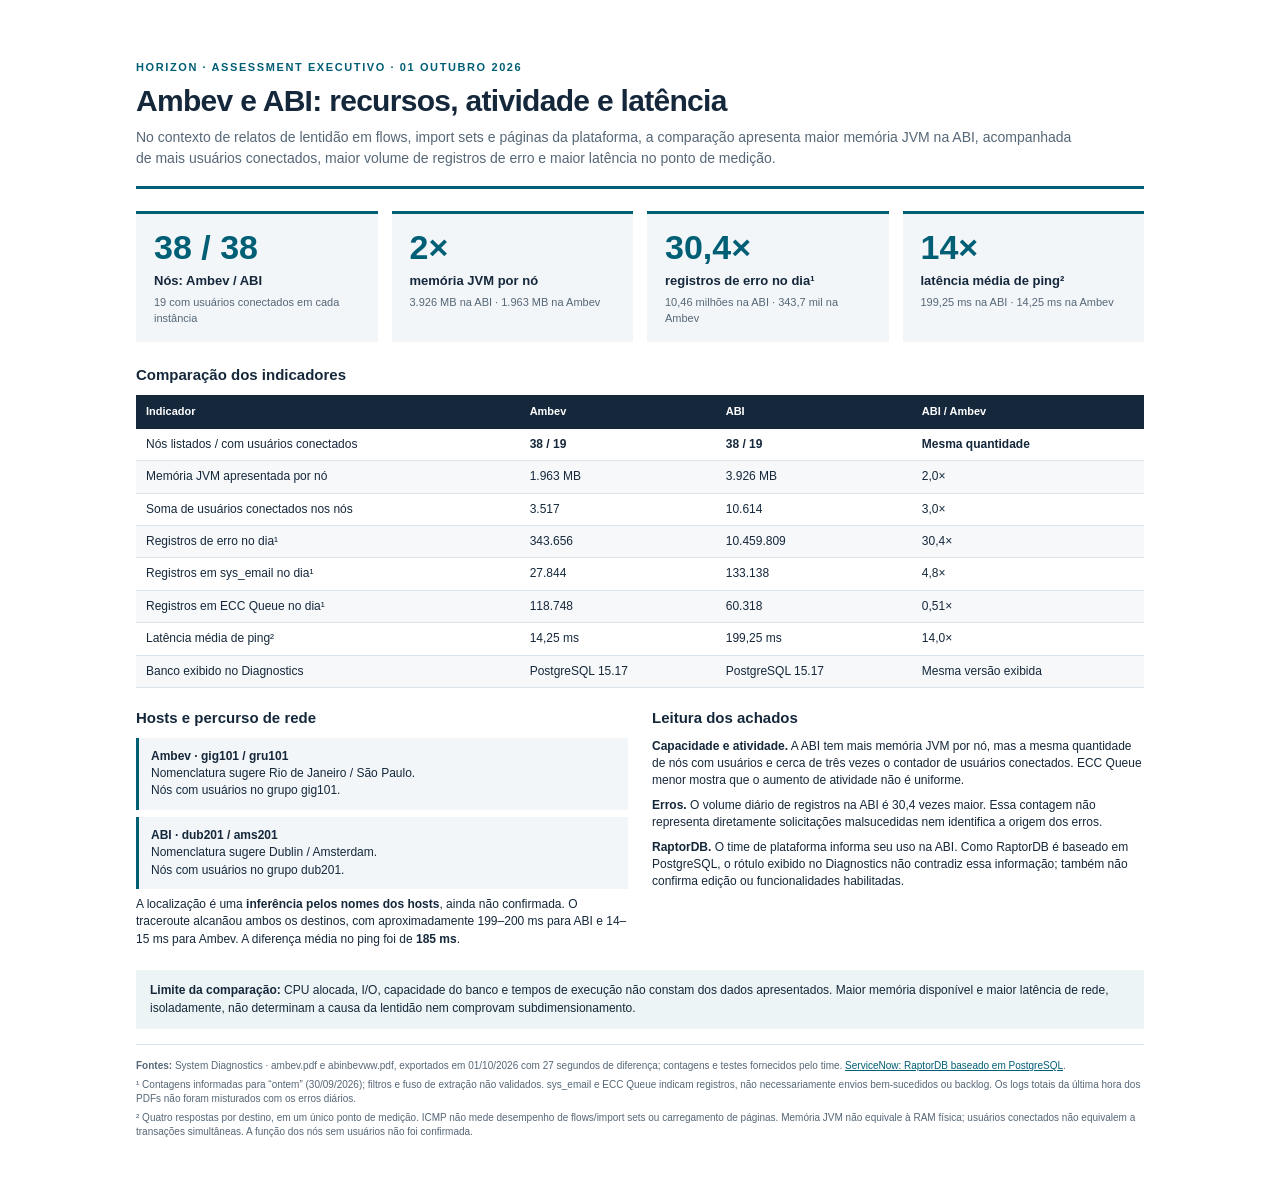
<file: aoop-abi-performance-one-page.html>
<!doctype html>
<html lang="pt-BR">
<head>
<meta charset="utf-8"><meta name="viewport" content="width=device-width,initial-scale=1">
<title>Ambev e ABI &#183; Comparativo de performance</title>
<style>
.abi-assessment{--ink:#15283b;--muted:#566777;--line:#dce4eb;--accent:#005e75;font-family:Arial,Helvetica,sans-serif;color:var(--ink);background:#fff;max-width:1080px;margin:24px auto;padding:36px;box-sizing:border-box;line-height:1.45}
.abi-assessment *{box-sizing:border-box}.abi-assessment .eyebrow{font-size:11px;font-weight:700;letter-spacing:1.6px;text-transform:uppercase;color:var(--accent);margin:0 0 8px}.abi-assessment header{border-bottom:3px solid var(--accent);padding-bottom:18px}.abi-assessment h1{font-size:30px;line-height:1.15;margin:0 0 9px;letter-spacing:-.7px}.abi-assessment .lead{font-size:14px;max-width:940px;margin:0;color:var(--muted)}
.abi-assessment .metrics{display:grid;grid-template-columns:repeat(4,1fr);gap:14px;margin:22px 0}.abi-assessment .metric{background:#f2f6f9;border-top:3px solid var(--accent);padding:15px 18px}.abi-assessment .metric strong{display:block;font-size:34px;line-height:1.1;color:var(--accent)}.abi-assessment .metric span{display:block;font-size:13px;font-weight:700;margin-top:6px}.abi-assessment .metric small{display:block;font-size:11px;color:var(--muted);margin-top:4px}
.abi-assessment h2{font-size:15px;margin:19px 0 9px}.abi-assessment .table-wrap{overflow-x:auto}.abi-assessment table{border-collapse:collapse;width:100%;font-size:12px;font-variant-numeric:tabular-nums}.abi-assessment th{background:var(--ink);color:#fff;font-size:11px;text-align:left;padding:9px 10px}.abi-assessment td{border-bottom:1px solid var(--line);padding:7px 10px}.abi-assessment td:not(:first-child){white-space:nowrap}.abi-assessment tbody tr:nth-child(even){background:#f6f8fa}.abi-assessment .cols{display:grid;grid-template-columns:1fr 1fr;gap:24px}.abi-assessment .cols p{font-size:12px;margin:7px 0}.abi-assessment .route{background:#f2f6f9;padding:10px 12px;border-left:3px solid var(--accent)}.abi-assessment .route b{display:block}.abi-assessment .closing{font-size:12px;background:#edf4f5;padding:12px 14px;margin-top:15px}.abi-assessment footer{margin-top:15px;padding-top:10px;border-top:1px solid var(--line);font-size:10px;color:var(--muted)}.abi-assessment footer p{margin:4px 0}.abi-assessment a{color:var(--accent)}
@media(max-width:640px){.abi-assessment{margin:0;padding:20px}.abi-assessment h1{font-size:25px}.abi-assessment .metrics{grid-template-columns:repeat(2,1fr);gap:8px}.abi-assessment .metric{padding:12px 9px}.abi-assessment .metric strong{font-size:27px}.abi-assessment .metric span{font-size:11px}.abi-assessment .cols{grid-template-columns:1fr;gap:0}}
@media print{@page{size:A4;margin:12mm}.abi-assessment{margin:0;padding:0;max-width:none;line-height:1.3;print-color-adjust:exact;-webkit-print-color-adjust:exact}.abi-assessment h1{font-size:25px}.abi-assessment .metrics{margin:15px 0;gap:10px}.abi-assessment .metric{padding:10px 12px}.abi-assessment .metric strong{font-size:28px}.abi-assessment td{padding:5px 8px}.abi-assessment h2{margin-top:13px}.abi-assessment header,.abi-assessment .metric,.abi-assessment tr,.abi-assessment .cols,.abi-assessment footer{break-inside:avoid}.abi-assessment .table-wrap{overflow:visible}}
</style>
</head>
<body>
<article class="abi-assessment" aria-labelledby="assessment-title">
<header><p class="eyebrow">Horizon &#183; Assessment executivo &#183; 01 outubro 2026</p>
<h1 id="assessment-title">Ambev e ABI: recursos, atividade e lat&#234;ncia</h1>
<p class="lead">No contexto de relatos de lentid&#227;o em flows, import sets e p&#225;ginas da plataforma, a compara&#231;&#227;o apresenta maior mem&#243;ria JVM na ABI, acompanhada de mais usu&#225;rios conectados, maior volume de registros de erro e maior lat&#234;ncia no ponto de medi&#231;&#227;o.</p></header>
<section class="metrics" aria-label="Indicadores principais de Ambev e ABI">
<div class="metric"><strong>38 / 38</strong><span>N&#243;s: Ambev / ABI</span><small>19 com usu&#225;rios conectados em cada inst&#226;ncia</small></div>
<div class="metric"><strong>2&#215;</strong><span>mem&#243;ria JVM por n&#243;</span><small>3.926 MB na ABI &#183; 1.963 MB na Ambev</small></div>
<div class="metric"><strong>30,4&#215;</strong><span>registros de erro no dia&#185;</span><small>10,46 milh&#245;es na ABI &#183; 343,7 mil na Ambev</small></div>
<div class="metric"><strong>14&#215;</strong><span>lat&#234;ncia m&#233;dia de ping&#178;</span><small>199,25 ms na ABI &#183; 14,25 ms na Ambev</small></div>
</section>
<h2>Compara&#231;&#227;o dos indicadores</h2>
<div class="table-wrap"><table><thead><tr><th scope="col">Indicador</th><th scope="col">Ambev</th><th scope="col">ABI</th><th scope="col">ABI / Ambev</th></tr></thead><tbody>
<tr><td>N&#243;s listados / com usu&#225;rios conectados</td><td><strong>38 / 19</strong></td><td><strong>38 / 19</strong></td><td><strong>Mesma quantidade</strong></td></tr>
<tr><td>Mem&#243;ria JVM apresentada por n&#243;</td><td>1.963 MB</td><td>3.926 MB</td><td>2,0&#215;</td></tr>
<tr><td>Soma de usu&#225;rios conectados nos n&#243;s</td><td>3.517</td><td>10.614</td><td>3,0&#215;</td></tr>
<tr><td>Registros de erro no dia&#185;</td><td>343.656</td><td>10.459.809</td><td>30,4&#215;</td></tr>
<tr><td>Registros em sys_email no dia&#185;</td><td>27.844</td><td>133.138</td><td>4,8&#215;</td></tr>
<tr><td>Registros em ECC Queue no dia&#185;</td><td>118.748</td><td>60.318</td><td>0,51&#215;</td></tr>
<tr><td>Lat&#234;ncia m&#233;dia de ping&#178;</td><td>14,25 ms</td><td>199,25 ms</td><td>14,0&#215;</td></tr>
<tr><td>Banco exibido no Diagnostics</td><td>PostgreSQL 15.17</td><td>PostgreSQL 15.17</td><td>Mesma vers&#227;o exibida</td></tr>
</tbody></table></div>
<div class="cols">
<section><h2>Hosts e percurso de rede</h2>
<p class="route"><b>Ambev &#183; gig101 / gru101</b>Nomenclatura sugere Rio de Janeiro / S&#227;o Paulo.<br>N&#243;s com usu&#225;rios no grupo gig101.</p>
<p class="route"><b>ABI &#183; dub201 / ams201</b>Nomenclatura sugere Dublin / Amsterdam.<br>N&#243;s com usu&#225;rios no grupo dub201.</p>
<p>A localiza&#231;&#227;o &#233; uma <strong>infer&#234;ncia pelos nomes dos hosts</strong>, ainda n&#227;o confirmada. O traceroute alcan&#227;ou ambos os destinos, com aproximadamente 199&#8211;200 ms para ABI e 14&#8211;15 ms para Ambev. A diferen&#231;a m&#233;dia no ping foi de <strong>185 ms</strong>.</p>
</section>
<section><h2>Leitura dos achados</h2>
<p><strong>Capacidade e atividade.</strong> A ABI tem mais mem&#243;ria JVM por n&#243;, mas a mesma quantidade de n&#243;s com usu&#225;rios e cerca de tr&#234;s vezes o contador de usu&#225;rios conectados. ECC Queue menor mostra que o aumento de atividade n&#227;o &#233; uniforme.</p>
<p><strong>Erros.</strong> O volume di&#225;rio de registros na ABI &#233; 30,4 vezes maior. Essa contagem n&#227;o representa diretamente solicita&#231;&#245;es malsucedidas nem identifica a origem dos erros.</p>
<p><strong>RaptorDB.</strong> O time de plataforma informa seu uso na ABI. Como RaptorDB &#233; baseado em PostgreSQL, o r&#243;tulo exibido no Diagnostics n&#227;o contradiz essa informa&#231;&#227;o; tamb&#233;m n&#227;o confirma edi&#231;&#227;o ou funcionalidades habilitadas.</p>
</section></div>
<p class="closing"><strong>Limite da compara&#231;&#227;o:</strong> CPU alocada, I/O, capacidade do banco e tempos de execu&#231;&#227;o n&#227;o constam dos dados apresentados. Maior mem&#243;ria dispon&#237;vel e maior lat&#234;ncia de rede, isoladamente, n&#227;o determinam a causa da lentid&#227;o nem comprovam subdimensionamento.</p>
<footer>
<p><strong>Fontes:</strong> System Diagnostics &#183; ambev.pdf e abinbevww.pdf, exportados em 01/10/2026 com 27 segundos de diferen&#231;a; contagens e testes fornecidos pelo time. <a href="https://www.servicenow.com/au/company/media/press-room/improve-automation-now-platform.html">ServiceNow: RaptorDB baseado em PostgreSQL</a>.</p>
<p>&#185; Contagens informadas para &#8220;ontem&#8221; (30/09/2026); filtros e fuso de extra&#231;&#227;o n&#227;o validados. sys_email e ECC Queue indicam registros, n&#227;o necessariamente envios bem-sucedidos ou backlog. Os logs totais da &#250;ltima hora dos PDFs n&#227;o foram misturados com os erros di&#225;rios.</p>
<p>&#178; Quatro respostas por destino, em um &#250;nico ponto de medi&#231;&#227;o. ICMP n&#227;o mede desempenho de flows/import sets ou carregamento de p&#225;ginas. Mem&#243;ria JVM n&#227;o equivale &#224; RAM f&#237;sica; usu&#225;rios conectados n&#227;o equivalem a transa&#231;&#245;es simult&#226;neas. A fun&#231;&#227;o dos n&#243;s sem usu&#225;rios n&#227;o foi confirmada.</p>
</footer></article>
</body></html>
</file>
